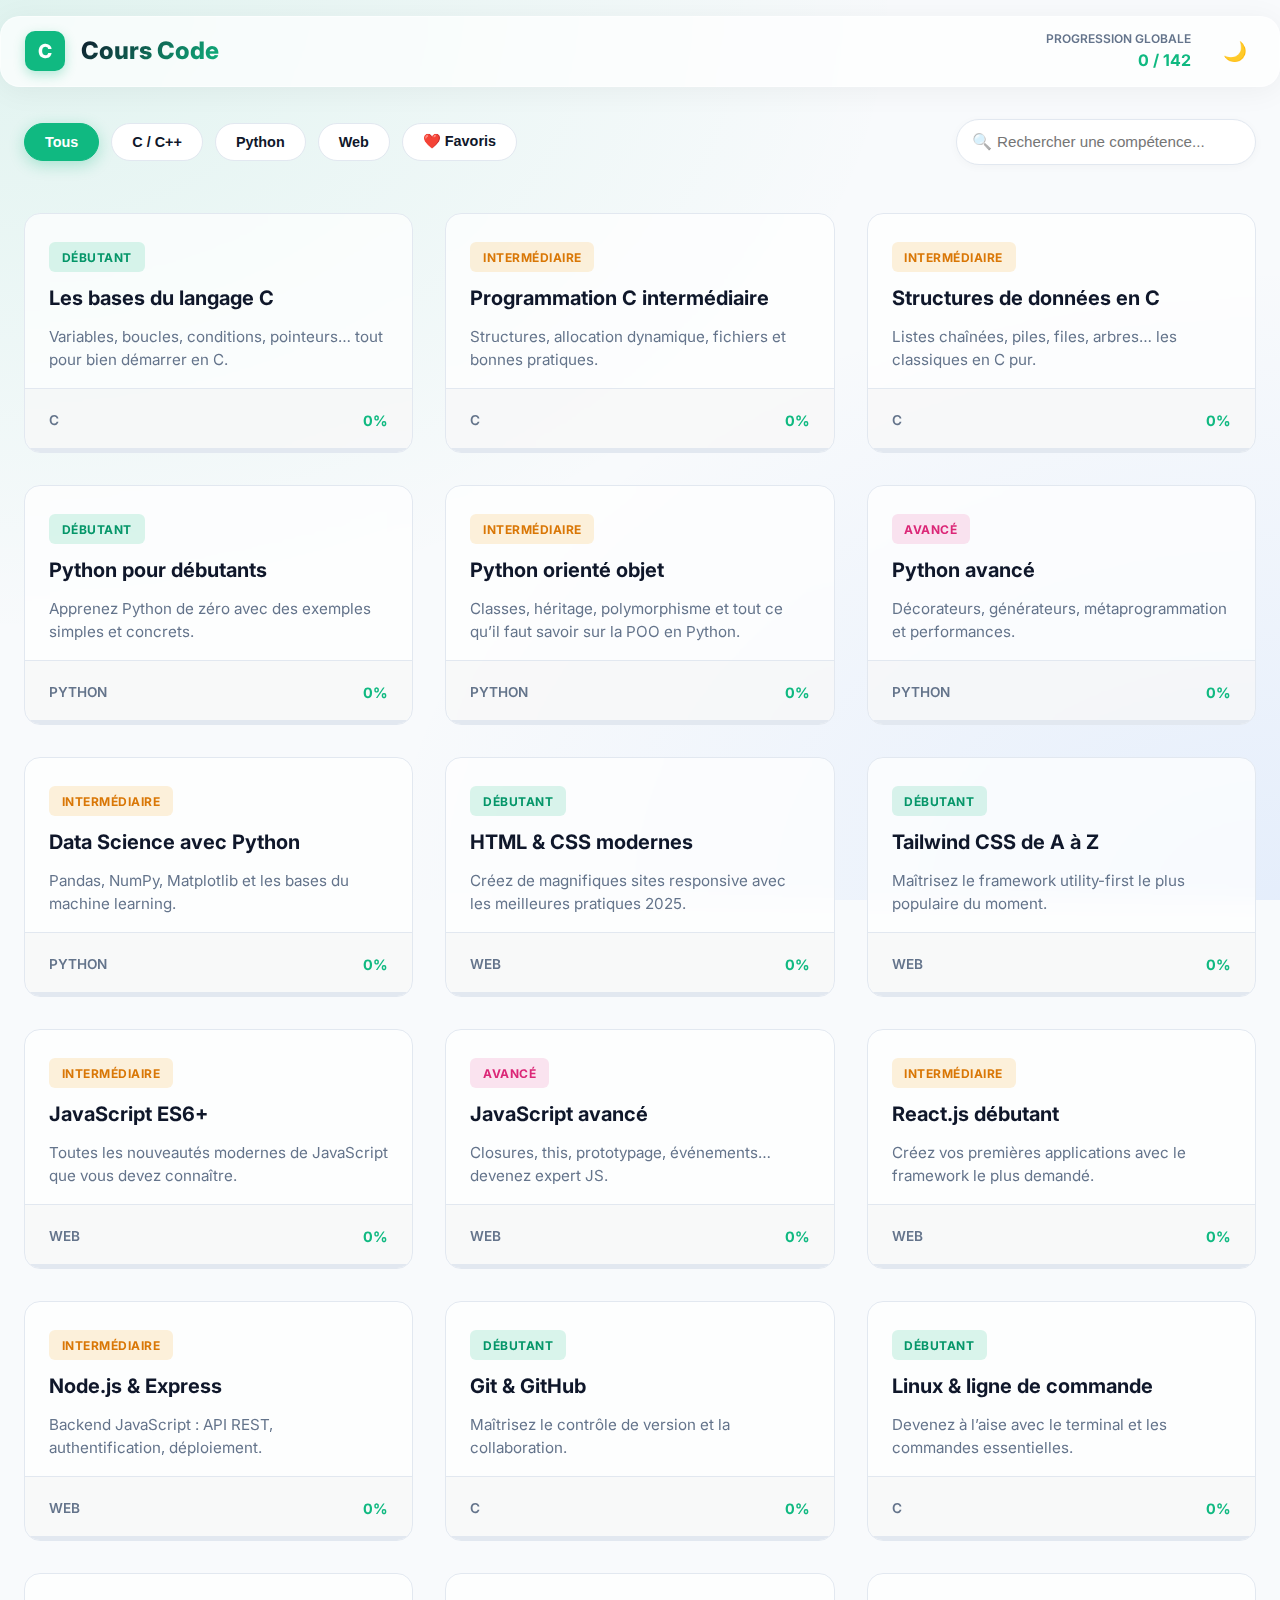
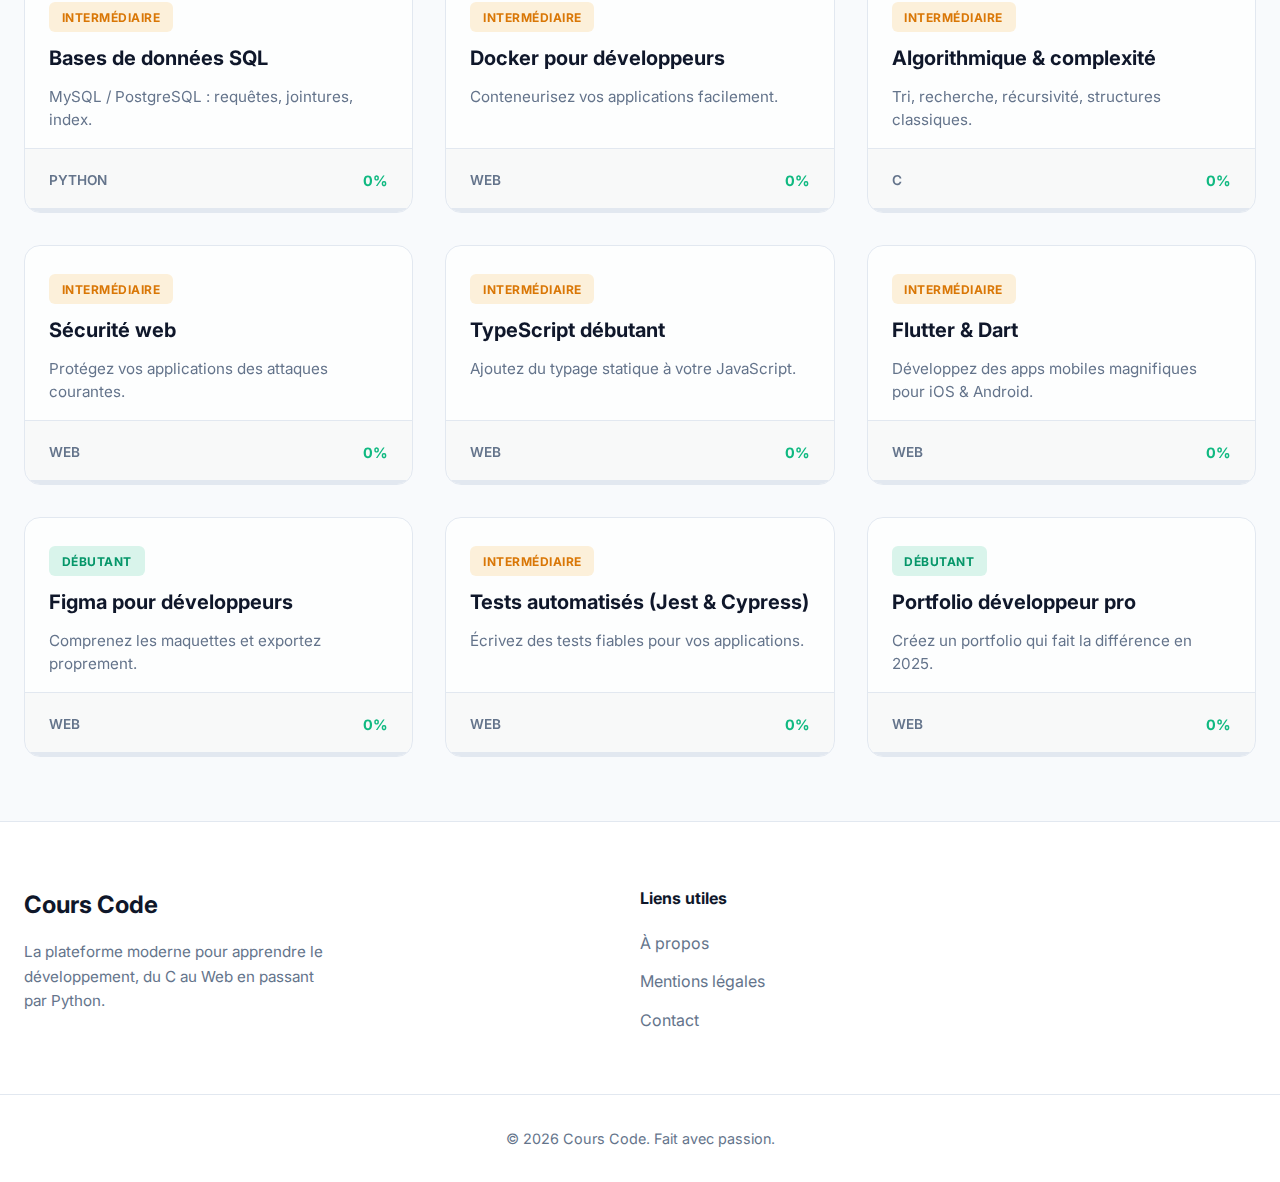
<file: index.html>
<!DOCTYPE html>
<html lang="fr">
<head>
  <meta charset="UTF-8">
  <meta name="viewport" content="width=device-width, initial-scale=1.0">
  <title>Cours Code Pro</title>
  <link rel="preconnect" href="https://fonts.googleapis.com">
  <link rel="preconnect" href="https://fonts.gstatic.com" crossorigin>
  <link href="https://fonts.googleapis.com/css2?family=Inter:wght@400;500;600;800&display=swap" rel="stylesheet">
  <link rel="stylesheet" href="styles.css">
</head>
<body>
  
  <!-- HEADER -->
  <header class="header container">
    <div class="header-left">
      <div class="logo-icon">C</div>
      <h1>Cours Code</h1>
    </div>
    <div class="header-right">
      <div class="progress-widget">
        <span class="progress-label">Progression globale</span>
        <span class="progress-value" id="globalProgress">0 / 0</span>
      </div>
      <button id="themeToggle" aria-label="Changer thème" class="theme-btn">
        <span class="icon">🌙</span>
      </button>
    </div>
  </header>

  <!-- MAIN CONTENT -->
  <main class="container main-content">
    <div class="controls">
      <div class="filters">
        <button class="filter-btn active" data-filter="all">Tous</button>
        <button class="filter-btn" data-filter="c">C / C++</button>
        <button class="filter-btn" data-filter="python">Python</button>
        <button class="filter-btn" data-filter="web">Web</button>
        <button class="filter-btn" data-filter="favorites">❤️ Favoris</button>
      </div>
      <div class="search-wrapper">
        <input type="text" id="searchInput" placeholder="Rechercher une compétence..." autocomplete="off">
        <span class="search-icon">🔍</span>
      </div>
    </div>

    <div class="courses-grid" id="coursesGrid">
      <!-- Generated via JS -->
    </div>
  </main>

  <!-- FOOTER -->
  <footer class="footer">
    <div class="container footer-content">
      <div class="footer-col">
        <h3>Cours Code</h3>
        <p>La plateforme moderne pour apprendre le développement, du C au Web en passant par Python.</p>
      </div>
      
      <div class="footer-col">
        <h4>Liens utiles</h4>
        <ul class="footer-links">
          <li><a href="about.html">À propos</a></li>
          <li><a href="#">Mentions légales</a></li>
          <li><a href="#">Contact</a></li>
        </ul>
      </div>

      
    </div>
    <div class="footer-bottom">
      <p>&copy; <span id="year">2025</span> Cours Code. Fait avec passion.</p>
    </div>
  </footer>

  <!-- NEW LEARNING MODAL (REDESIGNED) -->
  <dialog id="courseModal" class="learning-modal">
    <div class="modal-layout">
      
      <!-- Sidebar: Navigation & Progress -->
      <aside class="modal-sidebar">
        <div class="sidebar-header">
          <h2 id="modalTitle">Titre du cours</h2>
          <div class="progress-mini">
            <div class="progress-bar-bg">
              <div class="progress-fill" id="progressFill"></div>
            </div>
            <span id="progressText">0%</span>
          </div>
        </div>

        <div class="sidebar-scroll">
          <ul class="chapters-nav" id="chaptersList">
            <!-- List generated by JS -->
          </ul>
        </div>

        <div class="sidebar-footer">
           <button id="toggleFav" class="btn-fav-small">
            ❤️ Favoris
          </button>
          <button class="close-btn-text" id="closeModalBtn">Fermer</button>
        </div>
      </aside>

      <!-- Main: Content Area -->
      <main class="modal-main">
        <button class="close-icon" aria-label="Fermer">×</button>
        
        <div id="contentArea" class="content-area">
          <!-- Dynamic Content Loads Here -->
          <div class="content-placeholder">
            <span class="icon">👈</span>
            <h3>Sélectionnez un chapitre</h3>
            <p>Cliquez sur un chapitre à gauche pour commencer votre apprentissage.</p>
          </div>
        </div>
      </main>

    </div>
  </dialog>

  <!-- Toasts Container -->
  <div id="toastContainer" class="toast-container"></div>

  <script src="app.js"></script>
</body>
</html>
</file>
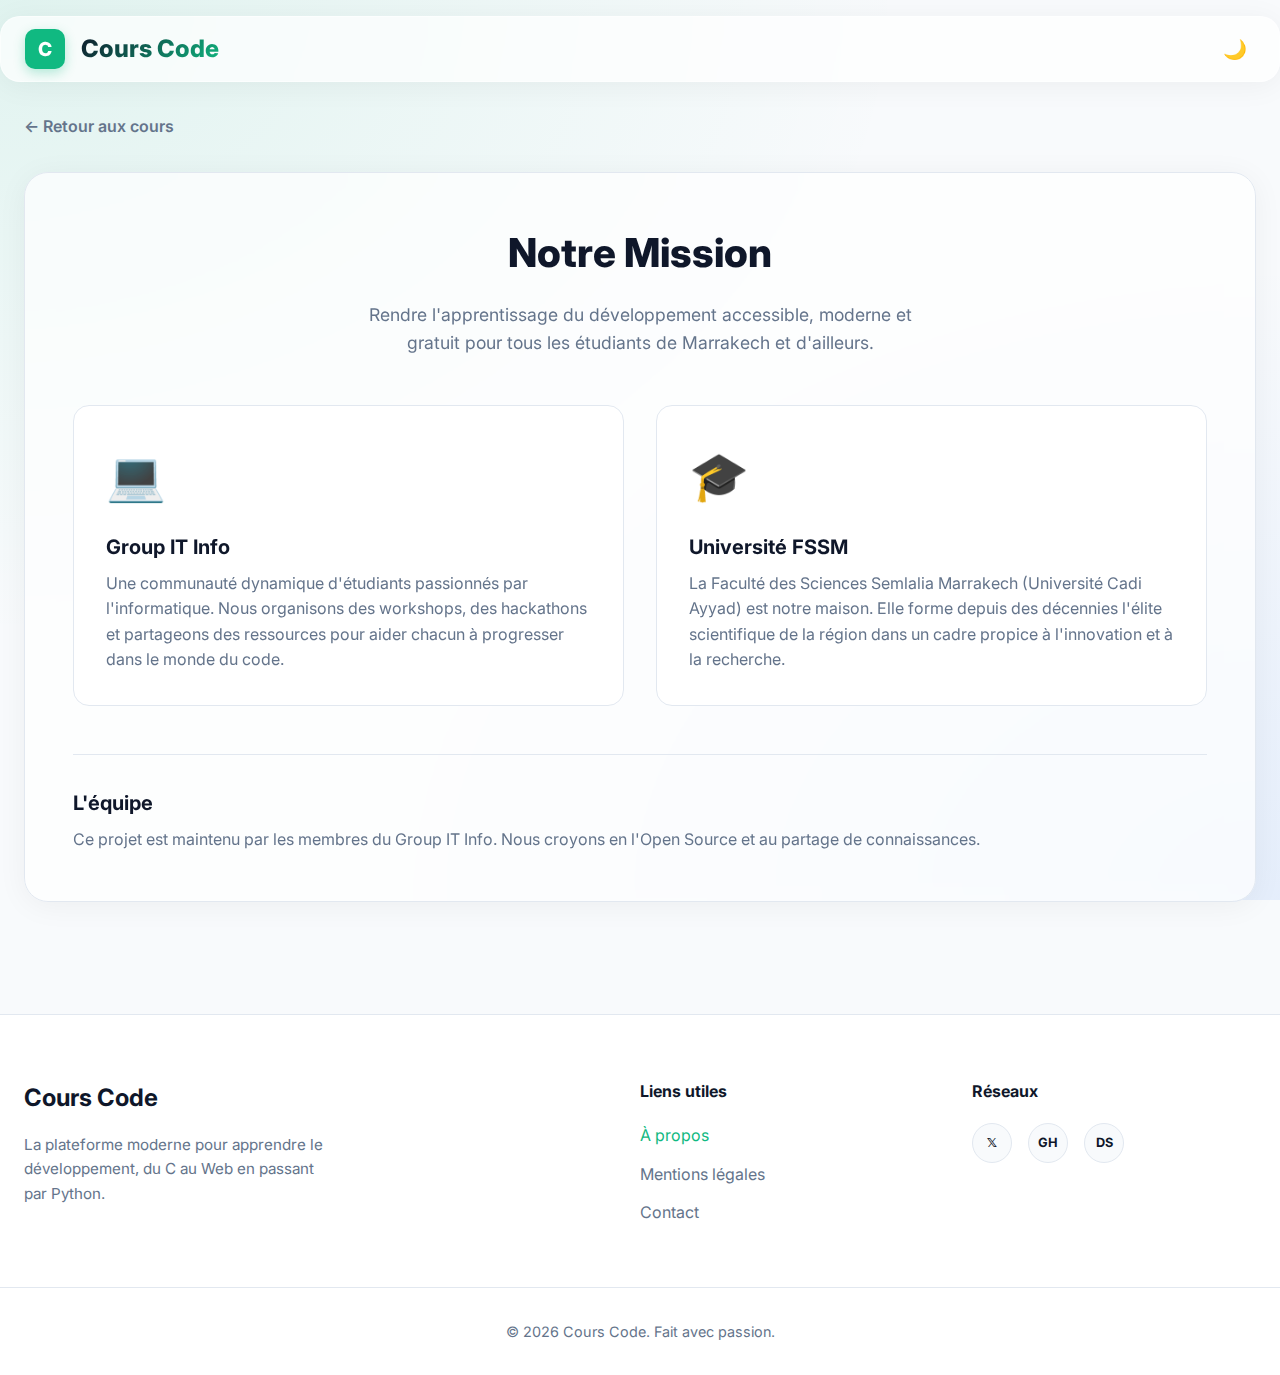
<file: about.html>
<!DOCTYPE html>
<html lang="fr">
<head>
  <meta charset="UTF-8">
  <meta name="viewport" content="width=device-width, initial-scale=1.0">
  <title>À propos - Cours Code</title>
  <link rel="preconnect" href="https://fonts.googleapis.com">
  <link rel="preconnect" href="https://fonts.gstatic.com" crossorigin>
  <link href="https://fonts.googleapis.com/css2?family=Inter:wght@400;500;600;800&display=swap" rel="stylesheet">
  <link rel="stylesheet" href="styles.css">
  <style>
    /* Specific styles for About Page content */
    .about-section {
      background: var(--glass-bg);
      backdrop-filter: blur(12px);
      border: 1px solid var(--border);
      border-radius: 24px;
      padding: 3rem;
      margin-bottom: 3rem;
      box-shadow: 0 4px 30px rgba(0, 0, 0, 0.05);
    }
    .about-header { text-align: center; margin-bottom: 3rem; }
    .about-header h2 { font-size: 2.5rem; font-weight: 800; margin-bottom: 1rem; color: var(--text); }
    .about-header p { color: var(--gray); font-size: 1.1rem; max-width: 600px; margin: 0 auto; }

    .org-grid {
      display: grid;
      grid-template-columns: repeat(auto-fit, minmax(300px, 1fr));
      gap: 2rem;
      margin-top: 2rem;
    }
    .org-card {
      background: var(--card);
      border: 1px solid var(--border);
      border-radius: 16px;
      padding: 2rem;
      transition: var(--transition);
    }
    .org-card:hover { transform: translateY(-5px); border-color: var(--accent); }
    .org-icon { font-size: 3rem; margin-bottom: 1rem; display: block; }
    .org-title { font-size: 1.25rem; font-weight: 700; margin-bottom: 0.5rem; color: var(--text); }
    .org-desc { color: var(--gray); line-height: 1.6; }
    
    .team-highlight {
      margin-top: 3rem;
      padding-top: 2rem;
      border-top: 1px solid var(--border);
    }
    .back-link {
      display: inline-flex; align-items: center; gap: 0.5rem;
      color: var(--gray); text-decoration: none; font-weight: 600;
      margin-bottom: 2rem; transition: var(--transition);
    }
    .back-link:hover { color: var(--accent); transform: translateX(-5px); }
  </style>
</head>
<body>
  
  <header class="header container">
    <div class="header-left">
      <div class="logo-icon">C</div>
      <h1>Cours Code</h1>
    </div>
    <div class="header-right">
      <button id="themeToggle" aria-label="Changer thème" class="theme-btn">
        <span class="icon">🌙</span>
      </button>
    </div>
  </header>

  <main class="container main-content">
    <a href="index.html" class="back-link">← Retour aux cours</a>

    <section class="about-section">
      <div class="about-header">
        <h2>Notre Mission</h2>
        <p>Rendre l'apprentissage du développement accessible, moderne et gratuit pour tous les étudiants de Marrakech et d'ailleurs.</p>
      </div>

      <div class="org-grid">
        <!-- IT Info Group -->
        <article class="org-card">
          <span class="org-icon">💻</span>
          <h3 class="org-title">Group IT Info</h3>
          <p class="org-desc">
            Une communauté dynamique d'étudiants passionnés par l'informatique. Nous organisons des workshops, des hackathons et partageons des ressources pour aider chacun à progresser dans le monde du code.
          </p>
        </article>

        <!-- FSSM -->
        <article class="org-card">
          <span class="org-icon">🎓</span>
          <h3 class="org-title">Université FSSM</h3>
          <p class="org-desc">
            La Faculté des Sciences Semlalia Marrakech (Université Cadi Ayyad) est notre maison. Elle forme depuis des décennies l'élite scientifique de la région dans un cadre propice à l'innovation et à la recherche.
          </p>
        </article>
      </div>

      <div class="team-highlight">
        <h3 class="org-title">L'équipe</h3>
        <p class="org-desc">
          Ce projet est maintenu par les membres du Group IT Info. Nous croyons en l'Open Source et au partage de connaissances.
        </p>
      </div>
    </section>
  </main>

  <footer class="footer">
    <div class="container footer-content">
      <div class="footer-col">
        <h3>Cours Code</h3>
        <p>La plateforme moderne pour apprendre le développement, du C au Web en passant par Python.</p>
      </div>
      
      <div class="footer-col">
        <h4>Liens utiles</h4>
        <ul class="footer-links">
          <li><a href="about.html" style="color:var(--accent);">À propos</a></li>
          <li><a href="#">Mentions légales</a></li>
          <li><a href="#">Contact</a></li>
        </ul>
      </div>

      <div class="footer-col">
        <h4>Réseaux</h4>
        <div class="social-links">
          <a href="#" class="social-link">𝕏</a>
          <a href="#" class="social-link">GH</a>
          <a href="#" class="social-link">DS</a>
        </div>
      </div>
    </div>
    <div class="footer-bottom">
      <p>&copy; <span id="year">2025</span> Cours Code. Fait avec passion.</p>
    </div>
  </footer>

  <script src="app.js"></script>
</body>
</html>
</file>
<file: styles.css>
/* ===== VARIABLES ===== */
:root {
  --bg: #f8fafc;
  --text: #0f172a;
  --card: #ffffff;
  --border: #e2e8f0;
  --accent: #10b981;
  --accent-hover: #059669;
  --accent-glow: rgba(16, 185, 129, 0.3);
  --gray: #64748b;
  --radius: 16px;
  
  /* Glassmorphism */
  --glass-bg: rgba(255, 255, 255, 0.7);
  --glass-border: rgba(255, 255, 255, 0.5);
  --backdrop: blur(12px);
  --transition: all 0.3s cubic-bezier(0.4, 0, 0.2, 1);
}

.dark {
  --bg: #0f172a;
  --text: #f1f5f9;
  --card: #1e293b;
  --border: #334155;
  --gray: #94a3b8;
  --glass-bg: rgba(30, 41, 59, 0.7);
  --glass-border: rgba(255, 255, 255, 0.1);
}

/* ===== RESET & BASE ===== */
*, *::before, *::after { box-sizing: border-box; margin:0; padding:0; }

body {
  font-family: 'Inter', system-ui, sans-serif;
  background: var(--bg);
  background-image: 
    radial-gradient(at 0% 0%, rgba(16, 185, 129, 0.1) 0px, transparent 50%),
    radial-gradient(at 100% 100%, rgba(59, 130, 246, 0.1) 0px, transparent 50%);
  background-attachment: fixed;
  color: var(--text);
  line-height: 1.6;
  min-height: 100vh;
  display: flex;
  flex-direction: column;
}

.container { max-width: 1280px; margin: 0 auto; padding: 0 1.5rem; width: 100%; }

/* ===== HEADER ===== */
.header {
  position: sticky;
  top: 1rem;
  z-index: 100;
  margin-bottom: 3rem;
  padding: 0.75rem 1.5rem;
  border-radius: 20px;
  display: flex; 
  justify-content: space-between; 
  align-items: center; 
  
  background: var(--glass-bg);
  backdrop-filter: var(--backdrop);
  -webkit-backdrop-filter: var(--backdrop);
  border: 1px solid var(--glass-border);
  box-shadow: 0 4px 30px rgba(0, 0, 0, 0.05);
}

.header-left { display: flex; align-items: center; gap: 1rem; }

.logo-icon {
  width: 40px; height: 40px;
  background: var(--accent);
  color: white;
  border-radius: 10px;
  display: grid; place-items: center;
  font-weight: 800; font-size: 1.2rem;
  box-shadow: 0 4px 12px var(--accent-glow);
}

.header h1 {
  font-size: 1.5rem; 
  font-weight: 800; 
  background: linear-gradient(135deg, var(--text), var(--accent));
  -webkit-background-clip: text; 
  -webkit-text-fill-color: transparent;
}

.header-right { display: flex; align-items: center; gap: 1.5rem; }

.progress-widget {
  display: flex; flex-direction: column; align-items: flex-end;
}
.progress-label { font-size: 0.75rem; color: var(--gray); text-transform: uppercase; font-weight: 600; }
.progress-value { font-weight: 700; color: var(--accent); }

.theme-btn {
  background: transparent; border: none; cursor: pointer;
  width: 40px; height: 40px; border-radius: 50%;
  display: grid; place-items: center;
  font-size: 1.2rem;
  transition: var(--transition);
  border: 1px solid transparent;
}
.theme-btn:hover { background: var(--card); border-color: var(--border); transform: rotate(15deg); }

/* ===== MAIN ===== */
.main-content { flex: 1; margin-bottom: 4rem; }

/* ===== CONTROLS ===== */
.controls {
  display: flex; flex-wrap: wrap; gap: 1.5rem; margin-bottom: 3rem; align-items: center;
  justify-content: space-between;
}

.filters { display: flex; gap: 0.75rem; flex-wrap: wrap; }

.filter-btn {
  padding: 0.6rem 1.25rem;
  background: var(--card);
  border: 1px solid var(--border);
  color: var(--text);
  border-radius: 9999px;
  font-weight: 600;
  font-size: 0.9rem;
  cursor: pointer;
  transition: var(--transition);
}

.filter-btn:hover { border-color: var(--accent); transform: translateY(-2px); }
.filter-btn.active {
  background: var(--accent);
  color: white;
  border-color: var(--accent);
  box-shadow: 0 4px 15px var(--accent-glow);
}

.search-wrapper { position: relative; }
.search-icon { position: absolute; left: 1rem; top: 50%; transform: translateY(-50%); opacity: 0.5; }

#searchInput {
  padding: 0.85rem 1.5rem 0.85rem 2.5rem;
  border: 1px solid var(--border);
  border-radius: 99px;
  background: var(--card);
  color: var(--text);
  font-size: 0.95rem;
  min-width: 300px;
  transition: var(--transition);
  box-shadow: 0 2px 10px rgba(0,0,0,0.03);
}
#searchInput:focus {
  outline: none;
  border-color: var(--accent);
  box-shadow: 0 0 0 4px var(--accent-glow);
}

/* ===== COURSE GRID ===== */
.courses-grid {
  display: grid;
  grid-template-columns: repeat(auto-fill, minmax(320px, 1fr));
  gap: 2rem;
}

.course-card {
  background: var(--glass-bg);
  backdrop-filter: blur(10px);
  border: 1px solid var(--border);
  border-radius: var(--radius);
  overflow: hidden;
  transition: var(--transition);
  cursor: pointer;
  position: relative;
  display: flex; flex-direction: column;
}

.course-card:hover {
  transform: translateY(-8px);
  box-shadow: 0 20px 40px -10px rgba(0,0,0,0.1);
  border-color: var(--accent);
}

.card-header { padding: 1.75rem 1.5rem 1rem; flex-grow: 1; }
.card-title { font-size: 1.25rem; font-weight: 700; margin-bottom: 0.75rem; }
.card-desc { color: var(--gray); font-size: 0.95rem; line-height: 1.5; }

.card-footer {
  padding: 1.25rem 1.5rem;
  background: rgba(0,0,0,0.02);
  border-top: 1px solid var(--border);
  display: flex; justify-content: space-between; align-items: center;
}

.badge {
  padding: 0.35rem 0.8rem;
  border-radius: 6px;
  font-size: 0.75rem;
  font-weight: 700;
  text-transform: uppercase;
  letter-spacing: 0.5px;
}
.badge.beginner { background: rgba(16, 185, 129, 0.15); color: #059669; }
.badge.intermediate { background: rgba(245, 158, 11, 0.15); color: #d97706; }
.badge.advanced { background: rgba(236, 72, 153, 0.15); color: #db2777; }
.dark .badge.beginner { color: #34d399; }
.dark .badge.intermediate { color: #fbbf24; }
.dark .badge.advanced { color: #f472b6; }

.card-progress-overlay {
  height: 4px; width: 100%; background: var(--border); position: absolute; bottom: 0; left: 0;
}
.card-progress-fill {
  height: 100%; background: var(--accent); transition: width 1s ease;
}

/* ===== FOOTER ===== */
.footer {
  background: var(--card);
  border-top: 1px solid var(--border);
  padding: 4rem 0 2rem;
  margin-top: auto;
}

.footer-content {
  display: grid;
  grid-template-columns: 2fr 1fr 1fr;
  gap: 3rem;
  margin-bottom: 3rem;
}

.footer-col h3 { font-size: 1.5rem; margin-bottom: 1rem; color: var(--text); }
.footer-col h4 { font-size: 1rem; margin-bottom: 1.2rem; color: var(--text); font-weight: 700; }
.footer-col p { color: var(--gray); font-size: 0.95rem; max-width: 300px; }

.footer-links { list-style: none; }
.footer-links li { margin-bottom: 0.8rem; }
.footer-links a {
  color: var(--gray); text-decoration: none; transition: var(--transition);
}
.footer-links a:hover { color: var(--accent); padding-left: 5px; }

.social-links { display: flex; gap: 1rem; }
.social-link {
  width: 40px; height: 40px;
  background: var(--bg);
  border: 1px solid var(--border);
  border-radius: 50%;
  display: grid; place-items: center;
  color: var(--text); text-decoration: none;
  transition: var(--transition);
  font-weight: 700; font-size: 0.8rem;
}
.social-link:hover {
  background: var(--accent); color: white; border-color: var(--accent); transform: translateY(-3px);
}

.footer-bottom {
  text-align: center;
  padding-top: 2rem;
  border-top: 1px solid var(--border);
  color: var(--gray); font-size: 0.9rem;
}

/* ===== LEARNING MODAL (REDESIGNED) ===== */
dialog {
  border: none; background: transparent; padding: 0;
  max-width: 100vw; max-height: 100vh;
}
dialog::backdrop { background: rgba(0,0,0,0.7); backdrop-filter: blur(8px); }

.learning-modal .modal-layout {
  display: grid;
  grid-template-columns: 320px 1fr;
  width: 90vw;
  height: 90vh;
  background: var(--card);
  border-radius: 20px;
  overflow: hidden;
  box-shadow: 0 50px 100px -20px rgba(0,0,0,0.5);
  border: 1px solid var(--border);
}

/* Sidebar */
.modal-sidebar {
  background: var(--bg);
  border-right: 1px solid var(--border);
  display: flex; flex-direction: column;
  height: 100%;
}
.sidebar-header { padding: 1.5rem; border-bottom: 1px solid var(--border); }
.sidebar-header h2 { font-size: 1.2rem; line-height: 1.3; margin-bottom: 1rem; }

.progress-mini { display: flex; align-items: center; gap: 10px; font-size: 0.85rem; font-weight: 600; }
.progress-mini .progress-bar-bg { flex: 1; height: 8px; background: var(--border); border-radius: 4px; overflow: hidden; }
.progress-mini .progress-fill { height: 100%; background: var(--accent); transition: width 0.3s; }

.sidebar-scroll { flex: 1; overflow-y: auto; padding: 1rem; }

/* Chapter Nav Items */
.chapters-nav li {
  list-style: none;
  margin-bottom: 0.5rem;
  border-radius: 8px;
  transition: var(--transition);
  border: 1px solid transparent;
}
.chapters-nav li.active-chapter {
  background: var(--card);
  border-color: var(--accent);
  box-shadow: 0 4px 12px rgba(0,0,0,0.05);
}

.chapter-item {
  display: flex; align-items: center; gap: 0.75rem;
  padding: 0.75rem;
  cursor: pointer;
  width: 100%;
  color: var(--text);
}
.chapter-item input[type="checkbox"] { width: 18px; height: 18px; accent-color: var(--accent); cursor: pointer; }
.chapter-item span { font-size: 0.95rem; font-weight: 500; }
.chapter-item:hover { color: var(--accent); }

.sidebar-footer {
  padding: 1rem; border-top: 1px solid var(--border);
  display: flex; gap: 1rem; justify-content: space-between; align-items: center;
}
.btn-fav-small {
  background: transparent; border: 1px solid var(--border); padding: 0.5rem 1rem;
  border-radius: 8px; cursor: pointer; color: var(--text); font-weight: 600;
  font-size: 0.85rem; transition: var(--transition);
}
.btn-fav-small:hover { border-color: var(--accent); color: var(--accent); }

.close-btn-text {
  background: transparent; border: none; color: var(--gray);
  font-weight: 600; cursor: pointer; font-size: 0.9rem;
}
.close-btn-text:hover { color: var(--text); }

/* Main Content Area */
.modal-main {
  position: relative;
  overflow-y: auto;
  padding: 3rem;
  background: var(--card);
}

.close-icon {
  position: absolute; top: 1.5rem; right: 2rem;
  background: transparent; border: 1px solid var(--border);
  width: 36px; height: 36px; border-radius: 50%;
  font-size: 1.5rem; cursor: pointer; color: var(--gray);
  display: grid; place-items: center; transition: var(--transition);
}
.close-icon:hover { background: var(--bg); color: var(--text); }

.content-placeholder {
  display: flex; flex-direction: column; align-items: center; justify-content: center;
  height: 100%; text-align: center; color: var(--gray); opacity: 0.7;
}
.content-placeholder .icon { font-size: 4rem; margin-bottom: 1rem; }

/* Mock Content Styles */
.chapter-content h2 { font-size: 2rem; margin-bottom: 1.5rem; color: var(--text); }
.chapter-content p { font-size: 1.1rem; line-height: 1.8; margin-bottom: 1.5rem; color: var(--text); opacity: 0.9; }
.chapter-content .highlight-box {
  background: rgba(16, 185, 129, 0.1);
  border-left: 4px solid var(--accent);
  padding: 1.5rem; border-radius: 0 8px 8px 0;
  margin: 2rem 0; font-style: italic;
}

/* Responsive Modal */
@media (max-width: 800px) {
  .learning-modal .modal-layout { grid-template-columns: 1fr; height: 100vh; width: 100vw; border-radius: 0; }
  .modal-sidebar { height: 40vh; border-bottom: 1px solid var(--border); border-right: none; }
  .modal-main { height: 60vh; padding: 1.5rem; }
  .close-icon { top: 1rem; right: 1rem; }
}

/* ===== TOAST ===== */
.toast-container {
  position: fixed; bottom: 2rem; right: 2rem;
  display: flex; flex-direction: column; gap: 1rem;
  z-index: 1000; pointer-events: none;
}
.toast {
  background: var(--card); color: var(--text);
  padding: 1rem 1.5rem; border-radius: 12px;
  box-shadow: 0 10px 30px rgba(0,0,0,0.15);
  border-left: 5px solid var(--accent);
  display: flex; align-items: center; gap: 1rem;
  animation: slideIn 0.3s forwards; pointer-events: auto; font-weight: 500;
}
@keyframes slideIn { from { transform: translateX(100%); opacity: 0; } to { transform: translateX(0); opacity: 1; } }
</file>
